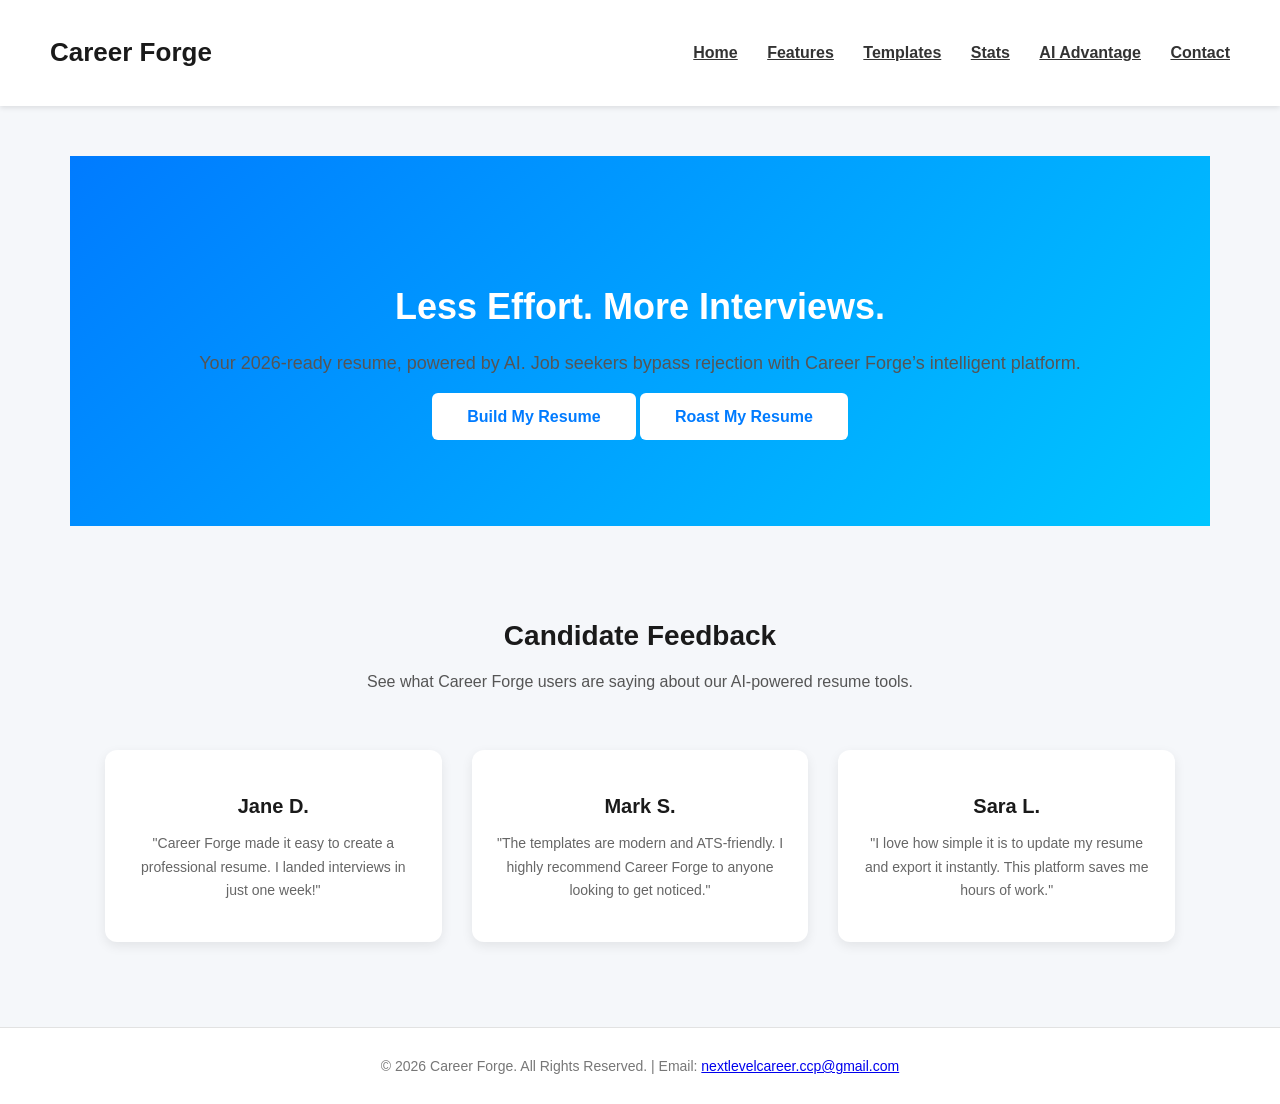
<file: index.html>
<!DOCTYPE html>
<html lang="en">
<head>
<meta charset="UTF-8">
<meta name="viewport" content="width=device-width, initial-scale=1.0">
<title>Career Forge - Home</title>
<link rel="stylesheet" href="style.css">

<!-- Google Site Verification -->
<meta name="google-site-verification" content="Nx4WM9IbqCo64KhCYRZm7AB8L2oiB6weaNqEyGqND7Y" />

</head>
<body>

<header>
<h1>Career Forge</h1>
<nav>
<a href="index.html">Home</a>
<a href="features.html">Features</a>
<a href="templates.html">Templates</a>
<a href="stats.html">Stats</a>
<a href="ai-advantages.html">AI Advantage</a>
<a href="contact.html">Contact</a>
</nav>
</header>

<section class="hero">
<h2>Less Effort. More Interviews.</h2>
<p>Your 2026-ready resume, powered by AI. Job seekers bypass rejection with Career Forge’s intelligent platform.</p>
<a href="contact.html" class="cta-btn">Build My Resume</a>
<a href="contact.html" class="cta-btn">Roast My Resume</a>
</section>

<section id="testimonials">
<h2>Candidate Feedback</h2>
<p>See what Career Forge users are saying about our AI-powered resume tools.</p>

<div class="features">
<div class="feature-card">
<h3>Jane D.</h3>
<p>"Career Forge made it easy to create a professional resume. I landed interviews in just one week!"</p>
</div>
<div class="feature-card">
<h3>Mark S.</h3>
<p>"The templates are modern and ATS-friendly. I highly recommend Career Forge to anyone looking to get noticed."</p>
</div>
<div class="feature-card">
<h3>Sara L.</h3>
<p>"I love how simple it is to update my resume and export it instantly. This platform saves me hours of work."</p>
</div>
</div>
</section>

<footer>
&copy; 2026 Career Forge. All Rights Reserved. | Email: <a href="mailto:nextlevelcareer.ccp@gmail.com">nextlevelcareer.ccp@gmail.com</a>
</footer>

</body>
</html>
</file>
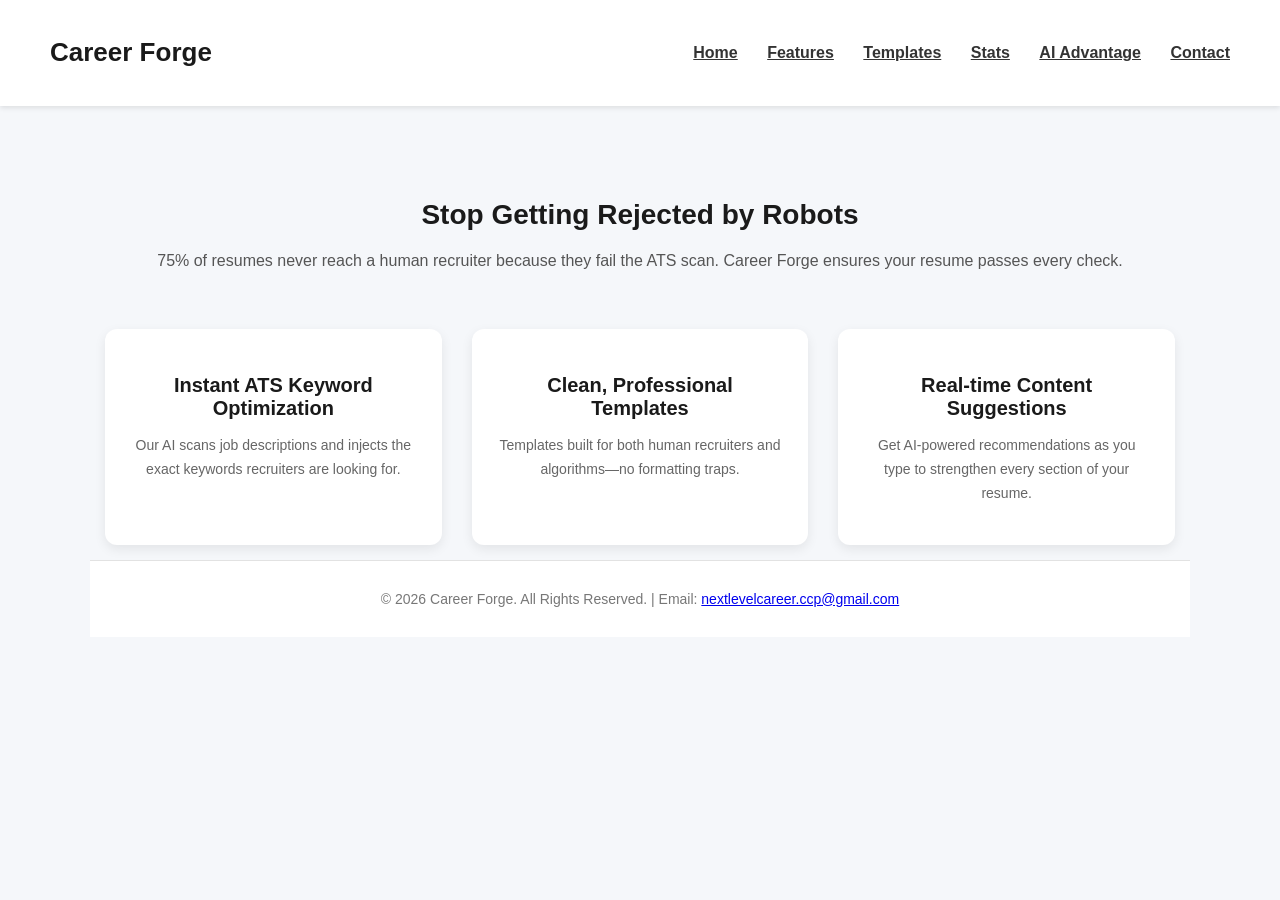
<file: ai-advantages.html>
<!DOCTYPE html>
<html lang="en">
<head>
<meta charset="UTF-8">
<meta name="viewport" content="width=device-width, initial-scale=1.0">
<title>Career Forge - AI Advantages</title>
<link rel="stylesheet" href="style.css">
</head>
<body>

<header>
<h1>Career Forge</h1>
<nav>
<a href="index.html">Home</a>
<a href="features.html">Features</a>
<a href="templates.html">Templates</a>
<a href="stats.html">Stats</a>
<a href="ai-advantages.html">AI Advantage</a>
<a href="contact.html">Contact</a>
</nav>
</header>

<section>
<h2>Stop Getting Rejected by Robots</h2>
<p>75% of resumes never reach a human recruiter because they fail the ATS scan. Career Forge ensures your resume passes every check.</p>

<div class="ai-adv">
<div class="ai-card">
<h3>Instant ATS Keyword Optimization</h3>
<p>Our AI scans job descriptions and injects the exact keywords recruiters are looking for.</p>
</div>
<div class="ai-card">
<h3>Clean, Professional Templates</h3>
<p>Templates built for both human recruiters and algorithms—no formatting traps.</p>
</div>
<div class="ai-card">
<h3>Real-time Content Suggestions</h3>
<p>Get AI-powered recommendations as you type to strengthen every section of your resume.</p>
</div>
</div>

<footer>
&copy; 2026 Career Forge. All Rights Reserved. | Email: <a href="mailto:nextlevelcareer.ccp@gmail.com">nextlevelcareer.ccp@gmail.com</a>
</footer>

</body>
</html>
</file>
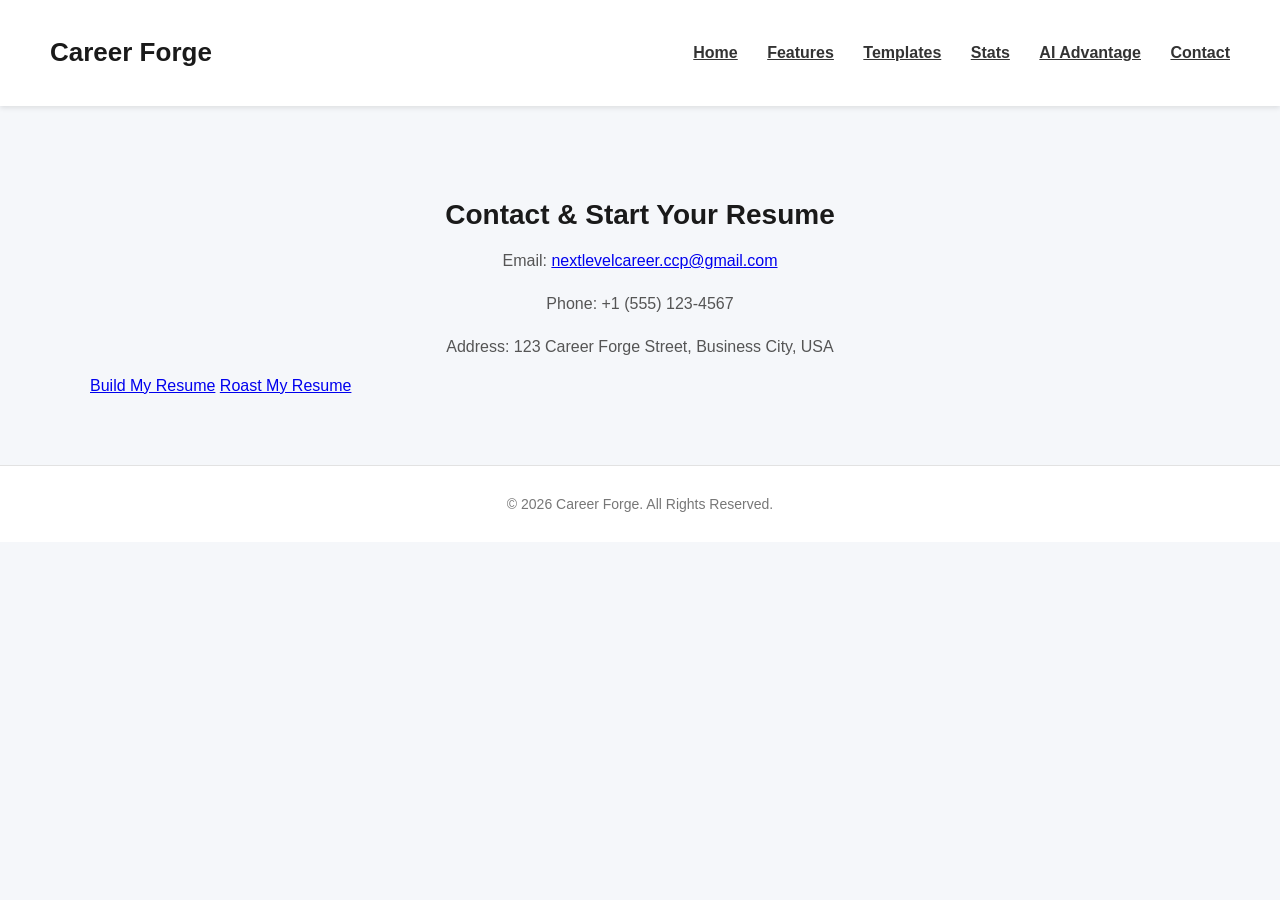
<file: contact.html>
<!DOCTYPE html>
<html lang="en">
<head>
<meta charset="UTF-8">
<meta name="viewport" content="width=device-width, initial-scale=1.0">
<title>Career Forge - Contact</title>
<link rel="stylesheet" href="style.css">
</head>
<body>

<header>
<h1>Career Forge</h1>
<nav>
<a href="index.html">Home</a>
<a href="features.html">Features</a>
<a href="templates.html">Templates</a>
<a href="stats.html">Stats</a>
<a href="ai-advantages.html">AI Advantage</a>
<a href="contact.html">Contact</a>
</nav>
</header>

<section>
<h2>Contact & Start Your Resume</h2>
<p>Email: <a href="mailto:nextlevelcareer.ccp@gmail.com">nextlevelcareer.ccp@gmail.com</a></p>
<p>Phone: +1 (555) 123-4567</p>
<p>Address: 123 Career Forge Street, Business City, USA</p>
<a href="#" class="cta-btn">Build My Resume</a>
<a href="#" class="cta-btn">Roast My Resume</a>
</section>

<footer>
&copy; 2026 Career Forge. All Rights Reserved.
</footer>

</body>
</html>
</file>
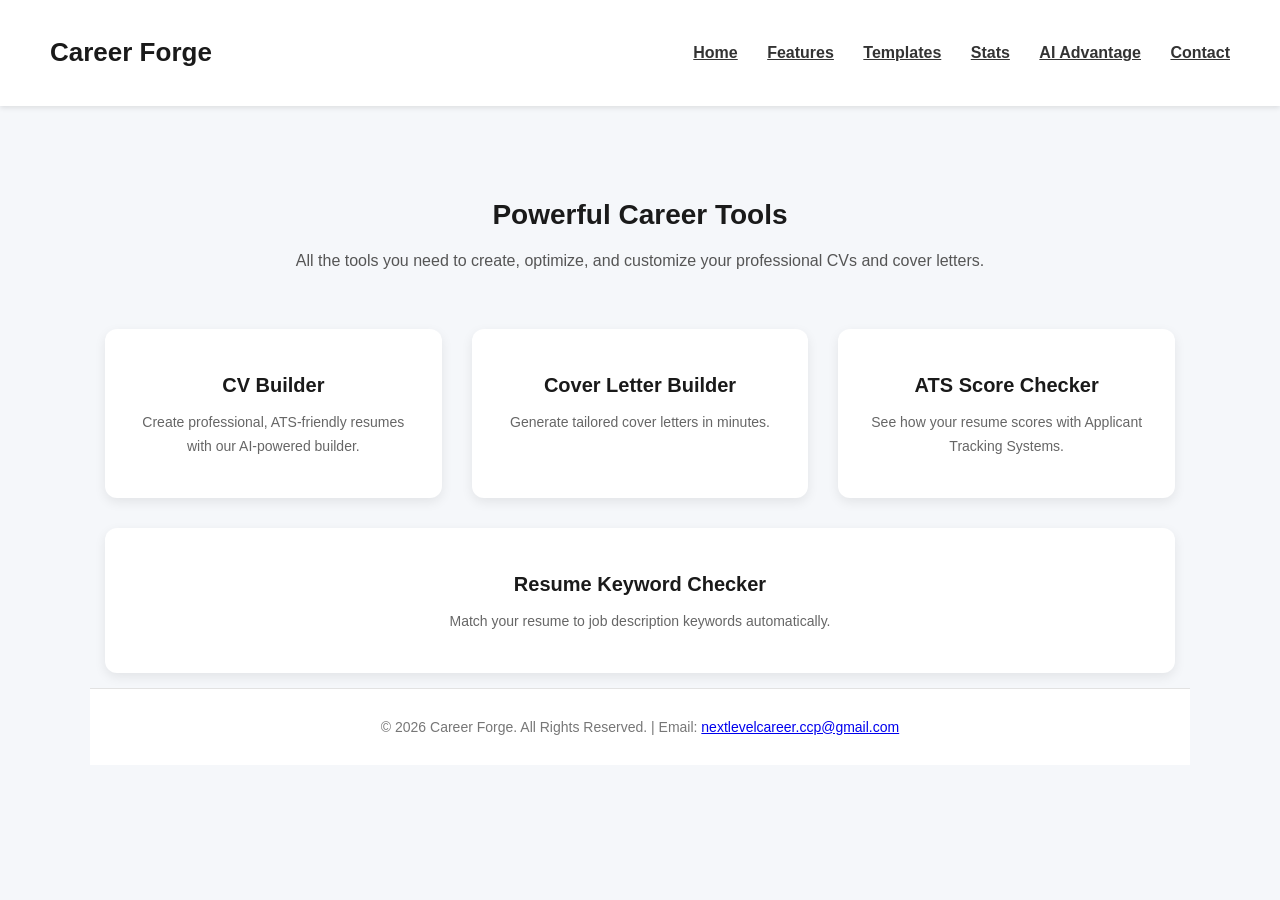
<file: features.html>
<!DOCTYPE html>
<html lang="en">
<head>
<meta charset="UTF-8">
<meta name="viewport" content="width=device-width, initial-scale=1.0">
<title>Career Forge - Features</title>
<link rel="stylesheet" href="style.css">
</head>
<body>

<header>
<h1>Career Forge</h1>
<nav>
<a href="index.html">Home</a>
<a href="features.html">Features</a>
<a href="templates.html">Templates</a>
<a href="stats.html">Stats</a>
<a href="ai-advantages.html">AI Advantage</a>
<a href="contact.html">Contact</a>
</nav>
</header>

<section>
<h2>Powerful Career Tools</h2>
<p>All the tools you need to create, optimize, and customize your professional CVs and cover letters.</p>

<div class="features">
<div class="feature-card">
<h3>CV Builder</h3>
<p>Create professional, ATS-friendly resumes with our AI-powered builder.</p>
</div>
<div class="feature-card">
<h3>Cover Letter Builder</h3>
<p>Generate tailored cover letters in minutes.</p>
</div>
<div class="feature-card">
<h3>ATS Score Checker</h3>
<p>See how your resume scores with Applicant Tracking Systems.</p>
</div>
<div class="feature-card">
<h3>Resume Keyword Checker</h3>
<p>Match your resume to job description keywords automatically.</p>
</div>
</div>

<footer>
&copy; 2026 Career Forge. All Rights Reserved. | Email: <a href="mailto:nextlevelcareer.ccp@gmail.com">nextlevelcareer.ccp@gmail.com</a>
</footer>

</body>
</html>
</file>
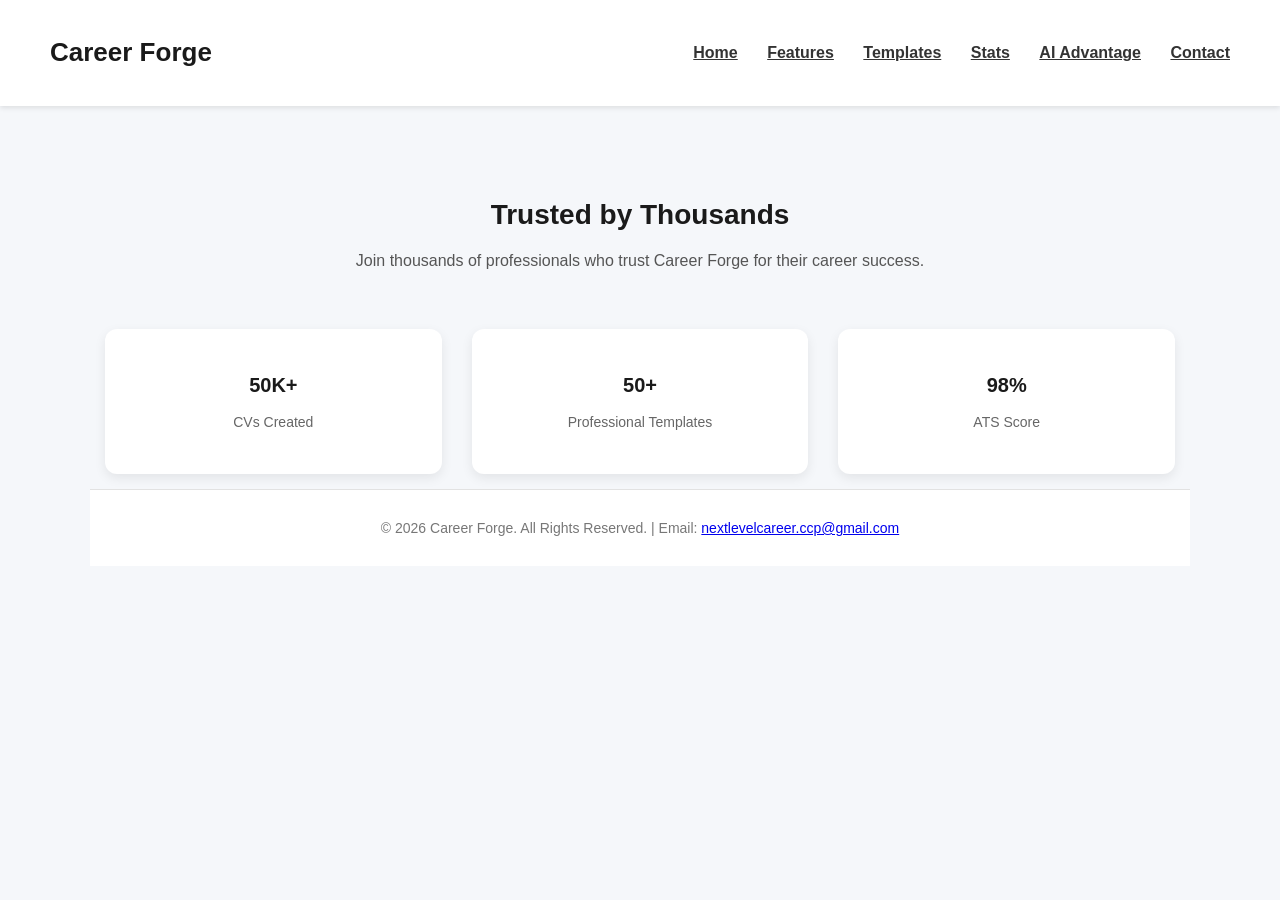
<file: stats.html>
<!DOCTYPE html>
<html lang="en">
<head>
<meta charset="UTF-8">
<meta name="viewport" content="width=device-width, initial-scale=1.0">
<title>Career Forge - Stats</title>
<link rel="stylesheet" href="style.css">
</head>
<body>

<header>
<h1>Career Forge</h1>
<nav>
<a href="index.html">Home</a>
<a href="features.html">Features</a>
<a href="templates.html">Templates</a>
<a href="stats.html">Stats</a>
<a href="ai-advantages.html">AI Advantage</a>
<a href="contact.html">Contact</a>
</nav>
</header>

<section>
<h2>Trusted by Thousands</h2>
<p>Join thousands of professionals who trust Career Forge for their career success.</p>

<div class="stats">
<div class="stat-card">
<h3>50K+</h3>
<p>CVs Created</p>
</div>
<div class="stat-card">
<h3>50+</h3>
<p>Professional Templates</p>
</div>
<div class="stat-card">
<h3>98%</h3>
<p>ATS Score</p>
</div>
</div>

<footer>
&copy; 2026 Career Forge. All Rights Reserved. | Email: <a href="mailto:nextlevelcareer.ccp@gmail.com">nextlevelcareer.ccp@gmail.com</a>
</footer>

</body>
</html>
</file>
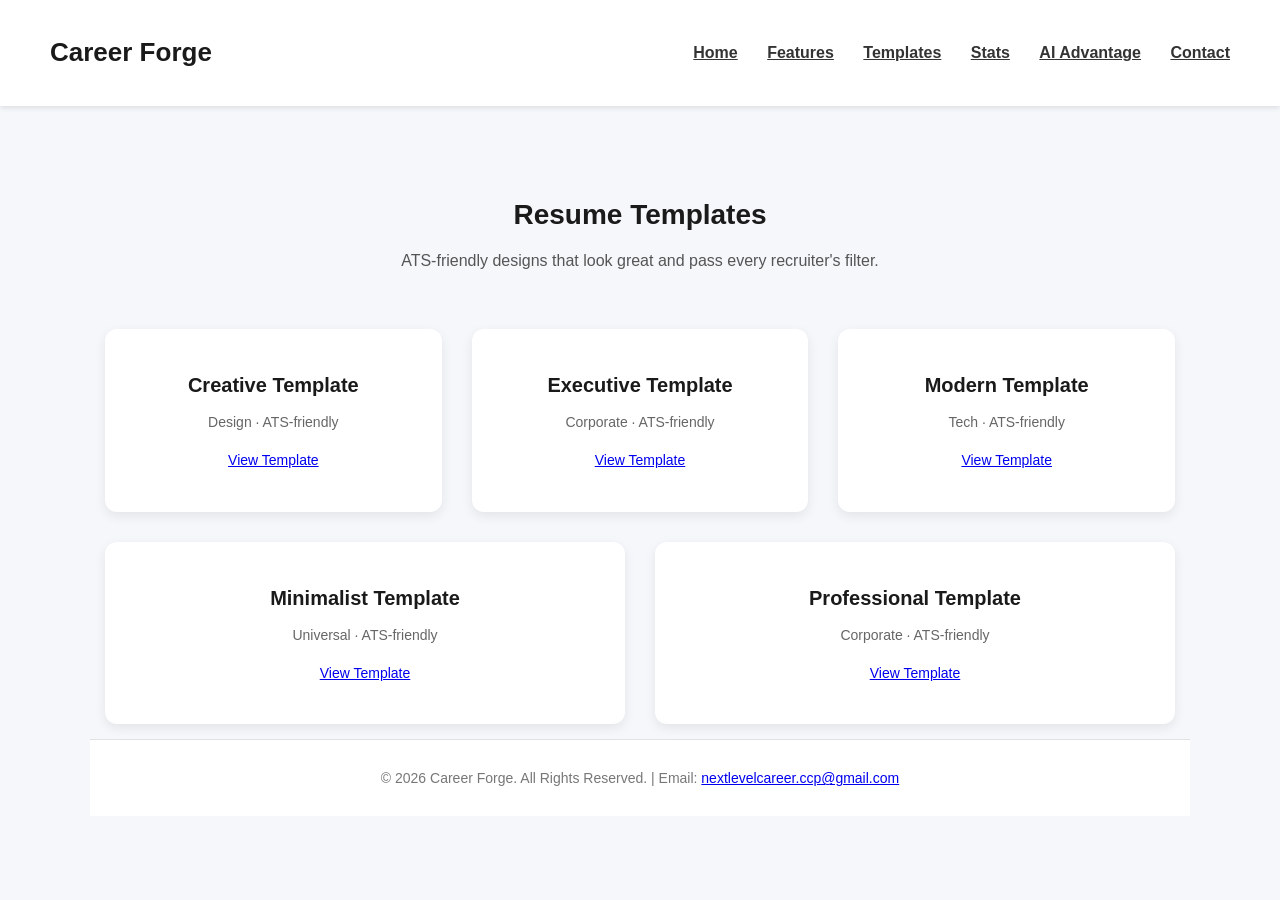
<file: templates.html>
<!DOCTYPE html>
<html lang="en">
<head>
<meta charset="UTF-8">
<meta name="viewport" content="width=device-width, initial-scale=1.0">
<title>Career Forge - Templates</title>
<link rel="stylesheet" href="style.css">
</head>
<body>

<header>
<h1>Career Forge</h1>
<nav>
<a href="index.html">Home</a>
<a href="features.html">Features</a>
<a href="templates.html">Templates</a>
<a href="stats.html">Stats</a>
<a href="ai-advantages.html">AI Advantage</a>
<a href="contact.html">Contact</a>
</nav>
</header>

<section>
<h2>Resume Templates</h2>
<p>ATS-friendly designs that look great and pass every recruiter's filter.</p>

<div class="templates">
<div class="template-card">
<h3>Creative Template</h3>
<p>Design · ATS-friendly</p>
<p><a href="contact.html" class="cta-btn">View Template</a></p>
</div>
<div class="template-card">
<h3>Executive Template</h3>
<p>Corporate · ATS-friendly</p>
<p><a href="contact.html" class="cta-btn">View Template</a></p>
</div>
<div class="template-card">
<h3>Modern Template</h3>
<p>Tech · ATS-friendly</p>
<p><a href="contact.html" class="cta-btn">View Template</a></p>
</div>
<div class="template-card">
<h3>Minimalist Template</h3>
<p>Universal · ATS-friendly</p>
<p><a href="contact.html" class="cta-btn">View Template</a></p>
</div>
<div class="template-card">
<h3>Professional Template</h3>
<p>Corporate · ATS-friendly</p>
<p><a href="contact.html" class="cta-btn">View Template</a></p>
</div>
</div>

<footer>
&copy; 2026 Career Forge. All Rights Reserved. | Email: <a href="mailto:nextlevelcareer.ccp@gmail.com">nextlevelcareer.ccp@gmail.com</a>
</footer>

</body>
</html>
</file>
<file: style.css>
/* style.css */
body {
    margin: 0;
    font-family: 'Inter', sans-serif;
    background: #f5f7fa;
    color: #1a1a1a;
}
header {
    background: #fff;
    padding: 20px 50px;
    display: flex;
    justify-content: space-between;
    align-items: center;
    box-shadow: 0 2px 5px rgba(0,0,0,0.1);
    position: sticky;
    top: 0;
    z-index: 1000;
}
header h1 { font-size: 26px; font-weight: 700; }
nav a {
    margin-left: 25px;
    font-weight: 600;
    color: #333;
    transition: color 0.3s;
}
nav a:hover { color: #007BFF; }
.hero {
    background: linear-gradient(135deg, #007BFF, #00c6ff);
    color: #fff;
    text-align: center;
    padding: 100px 20px;
}
.hero h2 { font-size: 36px; font-weight: 700; margin-bottom: 20px; }
.hero p { font-size: 18px; margin-bottom: 30px; }
.hero .cta-btn {
    background: #fff;
    color: #007BFF;
    padding: 15px 35px;
    border-radius: 6px;
    font-weight: 600;
    text-decoration: none;
    transition: background 0.3s, color 0.3s;
}
.hero .cta-btn:hover { background: #e0f0ff; }
section {
    max-width: 1100px;
    margin: 50px auto;
    padding: 20px;
}
section h2 {
    font-size: 28px;
    font-weight: 700;
    margin-bottom: 15px;
    text-align: center;
}
section p {
    font-size: 16px;
    line-height: 1.7;
    color: #555;
    text-align: center;
}
.features, .templates, .stats, .ai-adv, .cards {
    display: flex;
    justify-content: space-around;
    flex-wrap: wrap;
    margin-top: 40px;
}
.card, .feature-card, .template-card, .stat-card, .ai-card {
    background: #fff;
    padding: 25px;
    border-radius: 12px;
    box-shadow: 0 4px 12px rgba(0,0,0,0.08);
    margin: 15px;
    flex: 1 1 250px;
    text-align: center;
}
.card h3, .feature-card h3, .template-card h3, .stat-card h3, .ai-card h3 { font-size: 20px; margin-bottom: 10px; }
.card p, .feature-card p, .template-card p, .stat-card p, .ai-card p { font-size: 14px; color: #666; }
footer {
    background: #fff;
    text-align: center;
    padding: 30px 20px;
    border-top: 1px solid #e2e2e2;
    font-size: 14px;
    color: #777;
}
@media (max-width:768px) {
    header { flex-direction: column; text-align: center; }
    nav a { margin: 10px; }
    .features,.templates,.stats,.ai-adv,.cards { flex-direction: column; align-items: center; }
}
</file>
